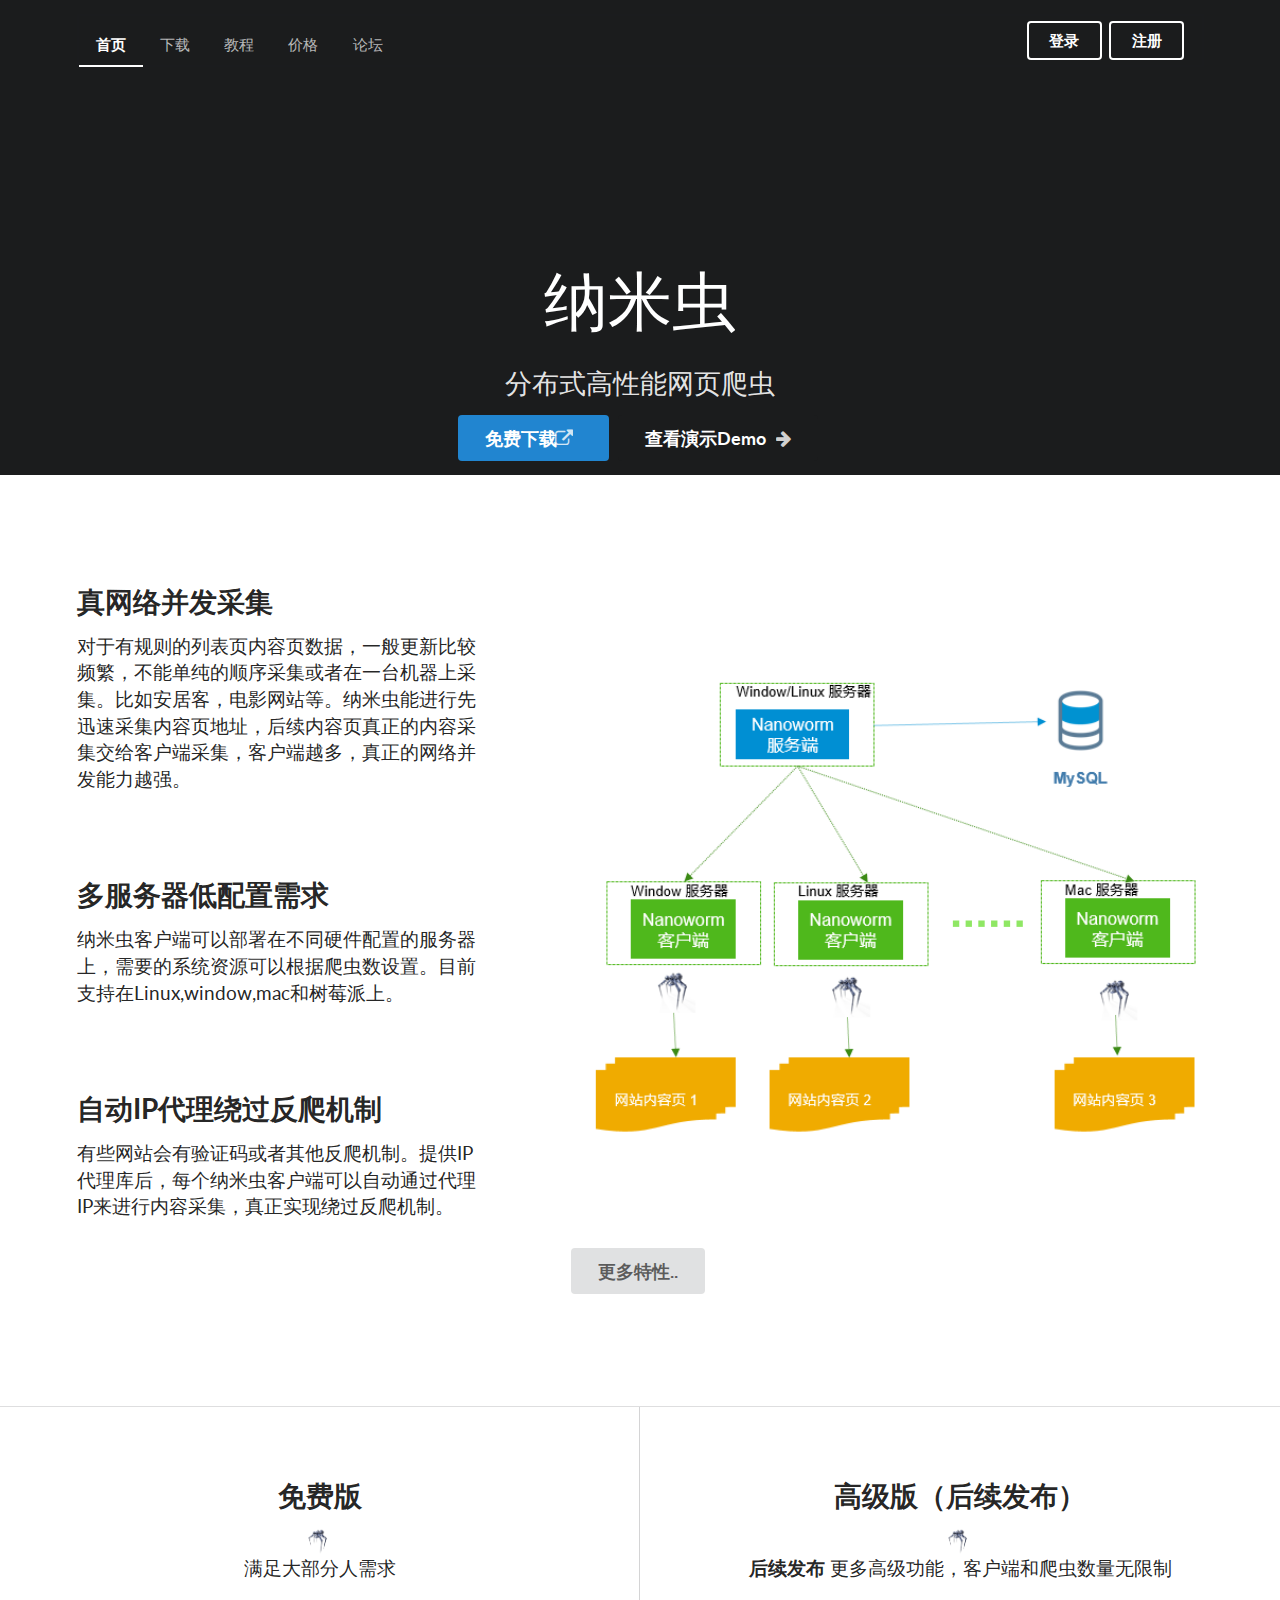
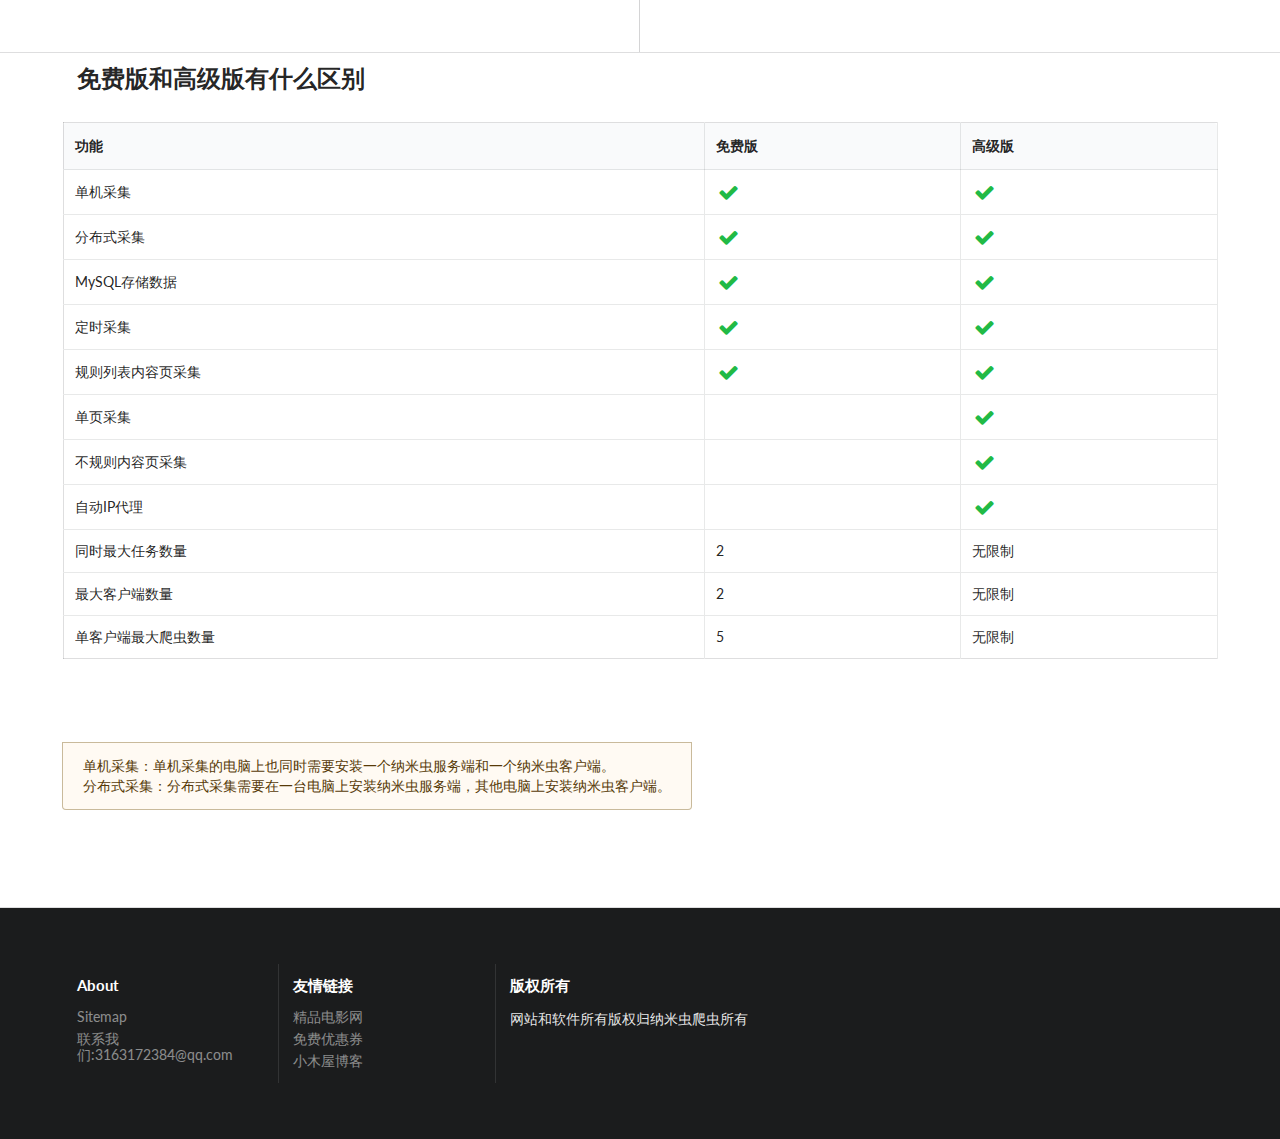
<file: src/main/webapp/index.html>
<!DOCTYPE html>
<!-- saved from url=(0046)https://semantic-ui.com/examples/homepage.html -->
<html><head><meta http-equiv="Content-Type" content="text/html; charset=UTF-8">
  <!-- Standard Meta -->
  
  <meta http-equiv="X-UA-Compatible" content="IE=edge,chrome=1">
  <meta name="viewport" content="width=device-width, initial-scale=1.0, maximum-scale=1.0">

  <!-- Site Properties -->
  <title>纳米虫</title>
  <link rel="stylesheet" type="text/css" href="css/Semantic-UI-CSS-master/semantic.min.css">
  <link rel="stylesheet" type="text/css" href="css/main.css">

<script
  src="https://code.jquery.com/jquery-3.1.1.min.js"
  integrity="sha256-hVVnYaiADRTO2PzUGmuLJr8BLUSjGIZsDYGmIJLv2b8="
  crossorigin="anonymous"></script>
<script src="css/Semantic-UI-CSS-master/semantic.min.js"></script>

  <script>

    
  $(document)
    .ready(function() {

      // fix menu when passed
      $('.masthead')
        .visibility({
          once: false,
          onBottomPassed: function() {
            $('.fixed.menu').transition('fade in');
          },
          onBottomPassedReverse: function() {
            $('.fixed.menu').transition('fade out');
          }
        })
      ;

      // create sidebar and attach to menu open
      $('.ui.sidebar')
        .sidebar('attach events', '.toc.item')
      ;

    })
  ;
  </script>
</head>
<body class="pushable">

<!-- Following Menu -->
<div class="ui large top fixed menu transition hidden">
  <div class="ui container">
    <a class="active item"  href ="./index.html">首页</a>
    <a class="item"  href ="./download.html">下载</a>
    <a class="item">教程</a>
    <a class="item">价格</a>
    <a class="item">论坛</a>
    <div class="right menu">
      <div class="item">
        <a class="ui button" href ="./login.html">登录</a>
      </div>
      <div class="item">
        <a class="ui primary button"  href ="./register.html">注册</a>
      </div>
    </div>
  </div>
</div>

<!-- Sidebar Menu -->
<div class="ui vertical inverted sidebar menu left">
  <a class="active item" href ="./index.html">首页</a>
  <a class="item"  href ="./download.html">下载</a>
  <a class="item">教程</a>
  <a class="item">价格</a>
  <a class="item">论坛</a>
  <a class="item" href ="./login.html">登录</a>
  <a class="item"  href ="./register.html">注册</a>
</div>


<!-- Page Contents -->
<div class="pusher">
  <div class="ui inverted vertical masthead center aligned segment">
    <div class="ui container">
      <div class="ui large secondary inverted pointing menu">
        <a class="toc item">
          <i class="sidebar icon"></i>
        </a>
 		  <a class="active item" href ="./index.html">首页</a>
		  <a class="item" href ="./download.html">下载</a>
 		 <a class="item">教程</a>
 		 <a class="item">价格</a>
 		 <a class="item">论坛</a>
        <div class="right item">
          <a class="ui inverted button"  href ="./login.html">登录</a>
          <a class="ui inverted button" href ="./register.html">注册</a>
        </div>
      </div>
    </div>

    <div class="ui text container">
      <h1 class="ui inverted header">
        纳米虫
      </h1>
      <h2>分布式高性能网页爬虫</h2>
      <a href ="download.html"> <div class="ui big primary button" >免费下载<i class="external icon"></i></div></a>

      <div class="ui big secondary  button">查看演示Demo<i class="right arrow icon"></i></div>
    </div>

  </div>

  <div class="ui vertical stripe segment">
    <div class="ui middle aligned stackable grid container">
      <div class="row">
        <div class="six wide column">
          <h3 class="ui header">真网络并发采集</h3>
          <p>对于有规则的列表页内容页数据，一般更新比较频繁，不能单纯的顺序采集或者在一台机器上采集。比如安居客，电影网站等。纳米虫能进行先迅速采集内容页地址，后续内容页真正的内容采集交给客户端采集，客户端越多，真正的网络并发能力越强。</p>
          <h3 class="ui header">多服务器低配置需求</h3>
          <p>纳米虫客户端可以部署在不同硬件配置的服务器上，需要的系统资源可以根据爬虫数设置。目前支持在Linux,window,mac和树莓派上。</p>
          <h3 class="ui header">自动IP代理绕过反爬机制</h3>
          <p>有些网站会有验证码或者其他反爬机制。提供IP代理库后，每个纳米虫客户端可以自动通过代理IP来进行内容采集，真正实现绕过反爬机制。</p>
        </div>
        <div class="nine wide right floated column">
          <img src="./pics/nano2.png" class="ui huge image">
        </div>
      </div>
      <div class="row">
        <div class="center aligned column">
          <a class="ui big button" href="#diff">更多特性..</a>
        </div>
      </div>
    </div>
  </div>



  
  <div class="ui vertical stripe quote segment">
    <div class="ui equal width stackable internally celled grid">
      <div class="center aligned row">
        <div class="column">
          <h3>免费版</h3>
          <img src="./pics/worm.gif" class="ui avatar image"> <p>满足大部分人需求</p>
        </div>
        <div class="column">
          <h3>高级版（后续发布）</h3>
          <img src="./pics/worm.gif" class="ui avatar image">
          <p>
            <b>后续发布</b> 更多高级功能，客户端和爬虫数量无限制
          </p>
        </div>
      </div>
    </div>
  </div>
  
  <div id="diff" class="ui middle aligned  stackable grid container">
      <div class="center aligned">
          <p> <h2>免费版和高级版有什么区别</h2></p>
        </div>
  <table class="ui celled structured table">
    <thead class="">
      <tr class="">
        <th class="">功能</th>
        <th class="">免费版</th>
        <th class="">高级版</th>
      </tr>
    </thead>
    <tbody class="">
      <tr class="">
        <td class="">单机采集</td>
        <td class="left aligned">
            <i aria-hidden="true" class="green checkmark large icon"></i>
        </td>
        <td class="left aligned">
          <i aria-hidden="true" class="green checkmark large icon"></i>
        </td>
      </tr>
      <tr class="">
        <td class="">分布式采集</td>
        <td class="left aligned">
            <i aria-hidden="true" class="green checkmark large icon"></i>
        </td>
        <td class="left aligned">
          <i aria-hidden="true" class="green checkmark large icon"></i>
      </tr>
      <tr class="">
          <td class="">MySQL存储数据</td>
          <td class="left aligned">
              <i aria-hidden="true" class="green checkmark large icon"></i>
          </td>
          <td class="left aligned">
            <i aria-hidden="true" class="green checkmark large icon"></i>
        </tr>
        <tr class="">
            <td class="">定时采集</td>
            <td class="left aligned">
                <i aria-hidden="true" class="green checkmark large icon"></i>
            </td>
            <td class="left aligned">
              <i aria-hidden="true" class="green checkmark large icon"></i>
          </tr>
          <tr class="">
              <td class="">规则列表内容页采集</td>
              <td class="left aligned">
                  <i aria-hidden="true" class="green checkmark large icon"></i>
              </td>
              <td class="left aligned">
                <i aria-hidden="true" class="green checkmark large icon"></i>
              </td>
            </tr>
            <tr class="">
                <td class="">单页采集</td>
                <td class="left aligned">
                </td>
                <td class="left aligned">
                  <i aria-hidden="true" class="green checkmark large icon"></i>
                </td>
              </tr>
           <tr class="">
                  <td class="">不规则内容页采集</td>
                  <td class="left aligned">
                  </td>
                  <td class="left aligned">
                    <i aria-hidden="true" class="green checkmark large icon"></i>
                  </td>
                </tr>
            <tr class="">
                    <td class="">自动IP代理</td>
                    <td class="left aligned">
                    </td>
                    <td class="left aligned">
                      <i aria-hidden="true" class="green checkmark large icon"></i>
                    </td>
                  </tr>
          <tr class="">
              <td class="">同时最大任务数量</td>
              <td class="left aligned">
                2
              </td>
              <td class="left aligned">
               无限制
            </tr>
          <tr class="">
              <td class="">最大客户端数量</td>
              <td class="left aligned">
                2
              </td>
              <td class="left aligned">
               无限制
            </tr>
            <tr class="">
                <td class="">单客户端最大爬虫数量</td>
                <td class="left aligned">
                  5
                </td>
                <td class="left aligned">
                 无限制
              </tr>
    </tbody>
  </table>
</div>

<div class="ui vertical stripe segment">
    <div class="ui middle aligned stackable grid container">
    <div class="ui warning bottom attached message">
        <div class="row">
        <div class="left aligned column">
         单机采集：单机采集的电脑上也同时需要安装一个纳米虫服务端和一个纳米虫客户端。
          </div>
        </div>
      <div class="left aligned column">
          分布式采集：分布式采集需要在一台电脑上安装纳米虫服务端，其他电脑上安装纳米虫客户端。
      </div>
    </div>
  </div>
</div>
  <!--div class="ui vertical stripe segment">
    <div class="ui text container">
      <h3 class="ui header">Breaking The Grid, Grabs Your Attention</h3>
      <p>Instead of focusing on content creation and hard work, we have learned how to master the art of doing nothing by providing massive amounts of whitespace and generic content that can seem massive, monolithic and worth your attention.</p>
      <a class="ui large button">Read More</a>
      <h4 class="ui horizontal header divider">
        <a href="https://semantic-ui.com/examples/homepage.html#">Case Studies</a>
      </h4>
      <h3 class="ui header">Did We Tell You About Our Bananas?</h3>
      <p>Yes I know you probably disregarded the earlier boasts as non-sequitur filler content, but its really true. It took years of gene splicing and combinatory DNA research, but our bananas can really dance.</p>
      <a class="ui large button">I'm Still Quite Interested</a>
    </div>
  </div-->


  <div class="ui inverted vertical footer segment">
    <div class="ui container">
      <div class="ui stackable inverted divided equal height stackable grid">
        <div class="three wide column">
          <h4 class="ui inverted header">About</h4>
          <div class="ui inverted link list">
            <a href="http://nanoworm.jpmovie.cn" class="item">Sitemap</a>
            <a href="Mailto:3163172384@qq.com" class="item">联系我们:3163172384@qq.com</a>
          </div>
        </div>
        <div class="three wide column">
          <h4 class="ui inverted header">友情链接</h4>
          <div class="ui inverted link list">
            <a href="http://www.jpmovie.cn" class="item">精品电影网</a>
            <a href="http://www.jpmovie.cn/quan" class="item">免费优惠券</a>
            <a href="http://blog.jpmovie.cn" class="item">小木屋博客</a>
          </div>
        </div>
        <div class="seven wide column">
          <h4 class="ui inverted header">版权所有</h4>
          <p>网站和软件所有版权归纳米虫爬虫所有</p>
        </div>
      </div>
    </div>
  </div>
</div>


</body></html>
</file>
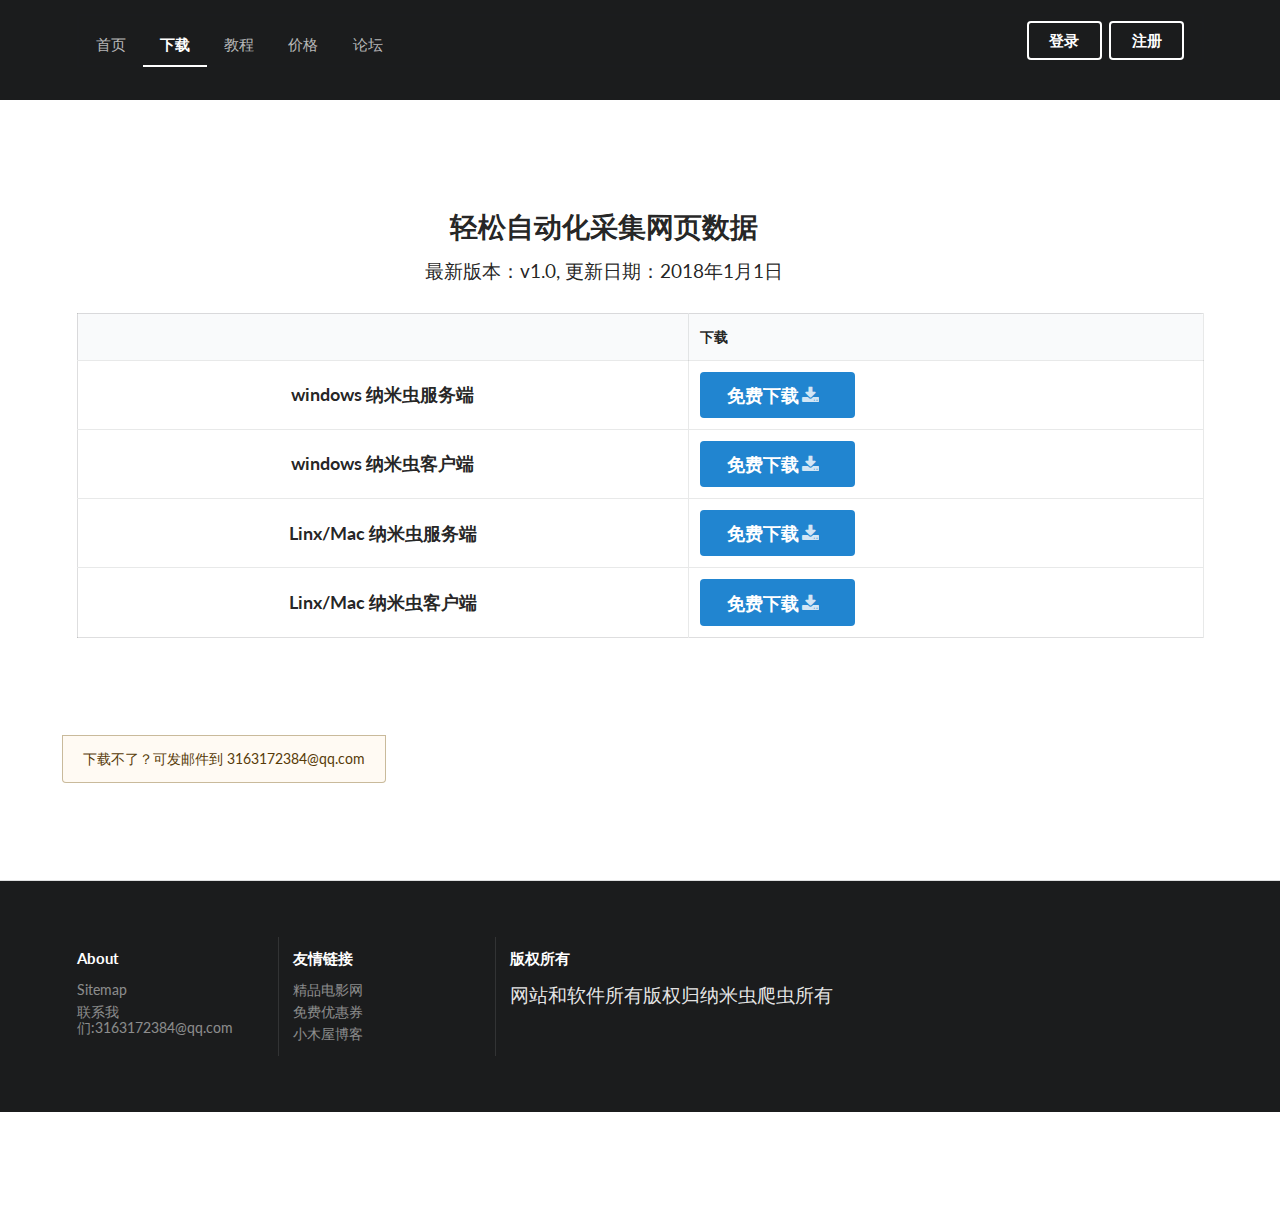
<file: src/main/webapp/download.html>
<!DOCTYPE html>
<!-- saved from url=(0046)https://semantic-ui.com/examples/homepage.html -->
<html><head><meta http-equiv="Content-Type" content="text/html; charset=UTF-8">
  <!-- Standard Meta -->
  
  <meta http-equiv="X-UA-Compatible" content="IE=edge,chrome=1">
  <meta name="viewport" content="width=device-width, initial-scale=1.0, maximum-scale=1.0">

  <!-- Site Properties -->

  <title>纳米虫</title>
  <link rel="stylesheet" type="text/css" href="css/Semantic-UI-CSS-master/semantic.min.css">
  <link rel="stylesheet" type="text/css" href="css/main.css">

<script
  src="https://code.jquery.com/jquery-3.1.1.min.js"
  integrity="sha256-hVVnYaiADRTO2PzUGmuLJr8BLUSjGIZsDYGmIJLv2b8="
  crossorigin="anonymous"></script>
<script src="css/Semantic-UI-CSS-master/semantic.min.js"></script>

  <script>
  $(document)
    .ready(function() {

      // fix menu when passed
      $('.masthead')
        .visibility({
          once: false,
          onBottomPassed: function() {
            $('.fixed.menu').transition('fade in');
          },
          onBottomPassedReverse: function() {
            $('.fixed.menu').transition('fade out');
          }
        })
      ;

      // create sidebar and attach to menu open
      $('.ui.sidebar')
        .sidebar('attach events', '.toc.item')
      ;

    })
  ;
  </script>
  
</head>
<body class="pushable">


<!-- Following Menu -->
<div class="ui large top fixed menu transition hidden">
    <div class="ui container">
      <a class="item"  href ="./index.html">首页</a>
      <a class="item active"  href ="./download.html">下载</a>
      <a class="item">教程</a>
      <a class="item">价格</a>
      <a class="item">论坛</a>
      <div class="right menu">
        <div class="item">
          <a class="ui button" href ="./login.html">登录</a>
        </div>
        <div class="item">
          <a class="ui primary button"  href ="./register.html">注册</a>
        </div>
      </div>
    </div>
  </div>
  
  <!-- Sidebar Menu -->
  <div class="ui vertical inverted sidebar menu left">
      <a class="item" href ="./index.html">首页</a>
      <a class="item active"  href ="./download.html">下载</a>
      <a class="item">教程</a>
      <a class="item">价格</a>
      <a class="item">论坛</a>
      <a class="item" href ="./login.html">登录</a>
      <a class="item"  href ="./register.html">注册</a>
    </div>
  

<!-- Page Contents -->
<div class="pusher">
    <div class="ui inverted vertical masthead center aligned segment">

        <div class="ui container">
          <div class="ui large secondary inverted pointing menu">
            <a class="toc item">
              <i class="sidebar icon"></i>
            </a>
           <a class="item" href ="./index.html">首页</a>
          <a class="item active" href ="./download.html">下载</a>
          <a class="item">教程</a>
          <a class="item">价格</a>
          <a class="item">论坛</a>
            <div class="right item">
              <a class="ui inverted button" href ="./login.html">登录</a>
              <a class="ui inverted button"  href ="./register.html">注册</a>
            </div>
          </div>
        </div>
      </div>

<!-- download version -->

  <div class="ui vertical stripe segment">
    <div class="ui middle aligned stackable grid container">
      <div class="row center aligned">
        <div class="fifteen wide column center aligned">
          <h3 class="ui header">轻松自动化采集网页数据</h3>
          <p>最新版本：v1.0,  更新日期：2018年1月1日</p>
        </div>

      </div>

      <div class="row">
        <div class="center aligned column">

             <table class="ui celled structured table">
                <thead class="">
                  <tr class="">
                    <th class=""></th>
                    <th class="">下载</th>
                  </tr>
                </thead>
                <tbody class="">
                  <tr class="">
                    <td class="ui center aligned header">windows 纳米虫服务端</td>
                    <td class="left aligned">
                        <a href ="download.html"> <div class="ui big primary button" >免费下载 <i class="download icon"></i></div></a>
                      </td>
                  </tr>
                  <tr class="">
                    <td class="ui center aligned header">windows 纳米虫客户端</td>
                    <td class="left aligned">
                        <a href ="download.html"> <div class="ui big primary button" >免费下载 <i class="download icon"></i></div></a>
                      </td>
                  </tr>
                  <tr class="">
                      <td class="ui center aligned header">Linx/Mac 纳米虫服务端</td>
                      <td class="left aligned">
                          <a href ="download.html"> <div class="ui big primary button" >免费下载 <i class="download icon"></i></div></a>
                        </td>
                    </tr>
                    <tr class="">
                        <td class="ui center aligned header">Linx/Mac 纳米虫客户端</td>
                        <td class="left aligned">
                            <a href ="download.html"> <div class="ui big primary button" >免费下载 <i class="download icon"></i></div></a>
                          </td>
                      </tr>
                </tbody>
              </table>

        </div>
      </div>
    </div>
    <div class="ui vertical stripe segment">
        <div class="ui middle aligned stackable grid container">
        <div class="ui warning bottom attached message">
            <div class="row">
            <div class="left aligned column">
             下载不了？可发邮件到 3163172384@qq.com
              </div>
            </div>
        </div>
      </div>
  </div>




  <div class="ui inverted vertical footer segment">
    <div class="ui container">
      <div class="ui stackable inverted divided equal height stackable grid">
        <div class="three wide column">
          <h4 class="ui inverted header">About</h4>
          <div class="ui inverted link list">
            <a href="http://nanoworm.jpmovie.cn" class="item">Sitemap</a>
            <a href="Mailto:3163172384@qq.com" class="item">联系我们:3163172384@qq.com</a>
          </div>
        </div>
        <div class="three wide column">
          <h4 class="ui inverted header">友情链接</h4>
          <div class="ui inverted link list">
            <a href="http://www.jpmovie.cn" class="item">精品电影网</a>
            <a href="http://www.jpmovie.cn/quan" class="item">免费优惠券</a>
            <a href="http://blog.jpmovie.cn" class="item">小木屋博客</a>
          </div>
        </div>
        <div class="seven wide column">
          <h4 class="ui inverted header">版权所有</h4>
          <p>网站和软件所有版权归纳米虫爬虫所有</p>
        </div>
      </div>
    </div>
  </div>
</div>


</body></html>
</file>
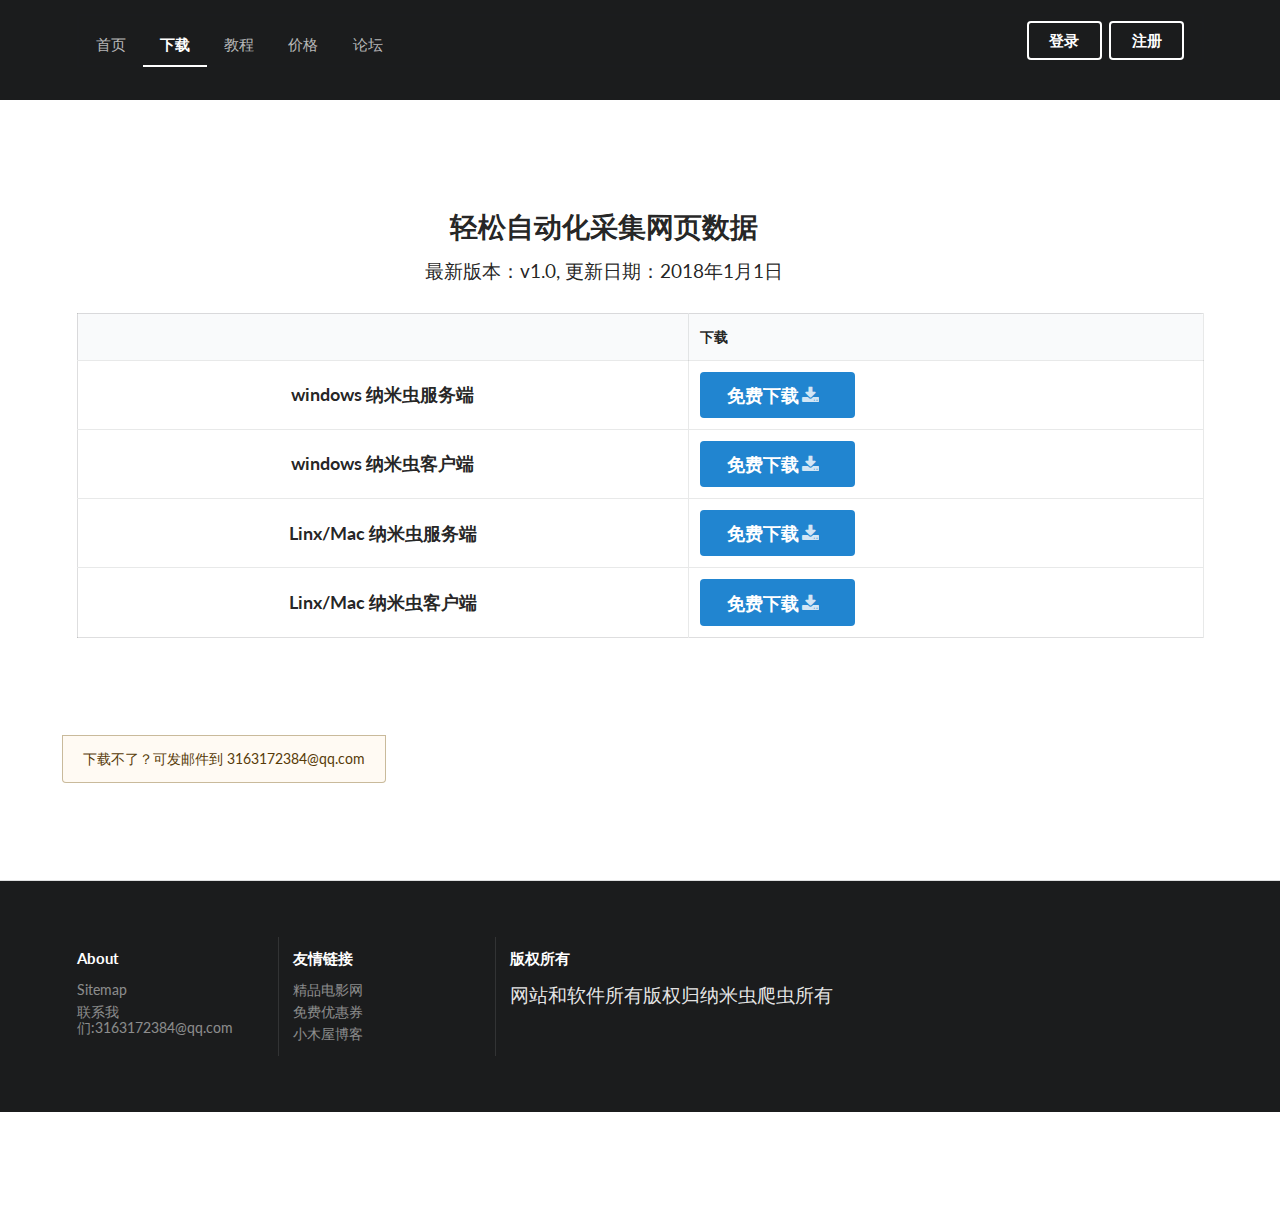
<file: src/main/webapp/jiaochen.html>
<!DOCTYPE html>
<!-- saved from url=(0046)https://semantic-ui.com/examples/homepage.html -->
<html><head><meta http-equiv="Content-Type" content="text/html; charset=UTF-8">
  <!-- Standard Meta -->
  
  <meta http-equiv="X-UA-Compatible" content="IE=edge,chrome=1">
  <meta name="viewport" content="width=device-width, initial-scale=1.0, maximum-scale=1.0">

  <!-- Site Properties -->

  <title>纳米虫</title>
  <link rel="stylesheet" type="text/css" href="css/Semantic-UI-CSS-master/semantic.min.css">
  <link rel="stylesheet" type="text/css" href="css/main.css">

<script
  src="https://code.jquery.com/jquery-3.1.1.min.js"
  integrity="sha256-hVVnYaiADRTO2PzUGmuLJr8BLUSjGIZsDYGmIJLv2b8="
  crossorigin="anonymous"></script>
<script src="css/Semantic-UI-CSS-master/semantic.min.js"></script>

  <script>
  $(document)
    .ready(function() {

      // fix menu when passed
      $('.masthead')
        .visibility({
          once: false,
          onBottomPassed: function() {
            $('.fixed.menu').transition('fade in');
          },
          onBottomPassedReverse: function() {
            $('.fixed.menu').transition('fade out');
          }
        })
      ;

      // create sidebar and attach to menu open
      $('.ui.sidebar')
        .sidebar('attach events', '.toc.item')
      ;

    })
  ;
  </script>
  
</head>
<body class="pushable">


<!-- Following Menu -->
<div class="ui large top fixed menu transition hidden">
    <div class="ui container">
      <a class="item"  href ="./index.html">首页</a>
      <a class="item active"  href ="./download.html">下载</a>
      <a class="item">教程</a>
      <a class="item">价格</a>
      <a class="item">论坛</a>
      <div class="right menu">
        <div class="item">
          <a class="ui button">登录</a>
        </div>
        <div class="item">
          <a class="ui primary button">注册</a>
        </div>
      </div>
    </div>
  </div>
  
  <!-- Sidebar Menu -->
  <div class="ui vertical inverted sidebar menu left">
      <a class="item" href ="./index.html">首页</a>
      <a class="item active"  href ="./download.html">下载</a>
      <a class="item">教程</a>
      <a class="item">价格</a>
      <a class="item">论坛</a>
      <a class="item">登录</a>
      <a class="item">注册</a>
    </div>
  

<!-- Page Contents -->
<div class="pusher">
    <div class="ui inverted vertical masthead center aligned segment">

        <div class="ui container">
          <div class="ui large secondary inverted pointing menu">
            <a class="toc item">
              <i class="sidebar icon"></i>
            </a>
           <a class="item" href ="./index.html">首页</a>
          <a class="item active" href ="./download.html">下载</a>
          <a class="item">教程</a>
          <a class="item">价格</a>
          <a class="item">论坛</a>
            <div class="right item">
              <a class="ui inverted button">登录</a>
              <a class="ui inverted button">注册</a>
            </div>
          </div>
        </div>
      </div>

<!-- download version -->

  <div class="ui vertical stripe segment">
    <div class="ui middle aligned stackable grid container">
      <div class="row center aligned">
        <div class="fifteen wide column center aligned">
          <h3 class="ui header">轻松自动化采集网页数据</h3>
          <p>最新版本：v1.0,  更新日期：2018年1月1日</p>
        </div>

      </div>

      <div class="row">
        <div class="center aligned column">

             <table class="ui celled structured table">
                <thead class="">
                  <tr class="">
                    <th class=""></th>
                    <th class="">下载</th>
                  </tr>
                </thead>
                <tbody class="">
                  <tr class="">
                    <td class="ui center aligned header">windows 纳米虫服务端</td>
                    <td class="left aligned">
                        <a href ="download.html"> <div class="ui big primary button" >免费下载 <i class="download icon"></i></div></a>
                      </td>
                  </tr>
                  <tr class="">
                    <td class="ui center aligned header">windows 纳米虫客户端</td>
                    <td class="left aligned">
                        <a href ="download.html"> <div class="ui big primary button" >免费下载 <i class="download icon"></i></div></a>
                      </td>
                  </tr>
                  <tr class="">
                      <td class="ui center aligned header">Linx/Mac 纳米虫服务端</td>
                      <td class="left aligned">
                          <a href ="download.html"> <div class="ui big primary button" >免费下载 <i class="download icon"></i></div></a>
                        </td>
                    </tr>
                    <tr class="">
                        <td class="ui center aligned header">Linx/Mac 纳米虫客户端</td>
                        <td class="left aligned">
                            <a href ="download.html"> <div class="ui big primary button" >免费下载 <i class="download icon"></i></div></a>
                          </td>
                      </tr>
                </tbody>
              </table>

        </div>
      </div>
    </div>
    <div class="ui vertical stripe segment">
        <div class="ui middle aligned stackable grid container">
        <div class="ui warning bottom attached message">
            <div class="row">
            <div class="left aligned column">
             下载不了？可发邮件到 3163172384@qq.com
              </div>
            </div>
        </div>
      </div>
  </div>




  <div class="ui inverted vertical footer segment">
    <div class="ui container">
      <div class="ui stackable inverted divided equal height stackable grid">
        <div class="three wide column">
          <h4 class="ui inverted header">About</h4>
          <div class="ui inverted link list">
            <a href="http://nanoworm.jpmovie.cn" class="item">Sitemap</a>
            <a href="Mailto:3163172384@qq.com" class="item">联系我们:3163172384@qq.com</a>
          </div>
        </div>
        <div class="three wide column">
          <h4 class="ui inverted header">友情链接</h4>
          <div class="ui inverted link list">
            <a href="http://www.jpmovie.cn" class="item">精品电影网</a>
            <a href="http://www.jpmovie.cn/quan" class="item">免费优惠券</a>
            <a href="http://blog.jpmovie.cn" class="item">小木屋博客</a>
          </div>
        </div>
        <div class="seven wide column">
          <h4 class="ui inverted header">版权所有</h4>
          <p>网站和软件所有版权归纳米虫爬虫所有</p>
        </div>
      </div>
    </div>
  </div>
</div>


</body></html>
</file>
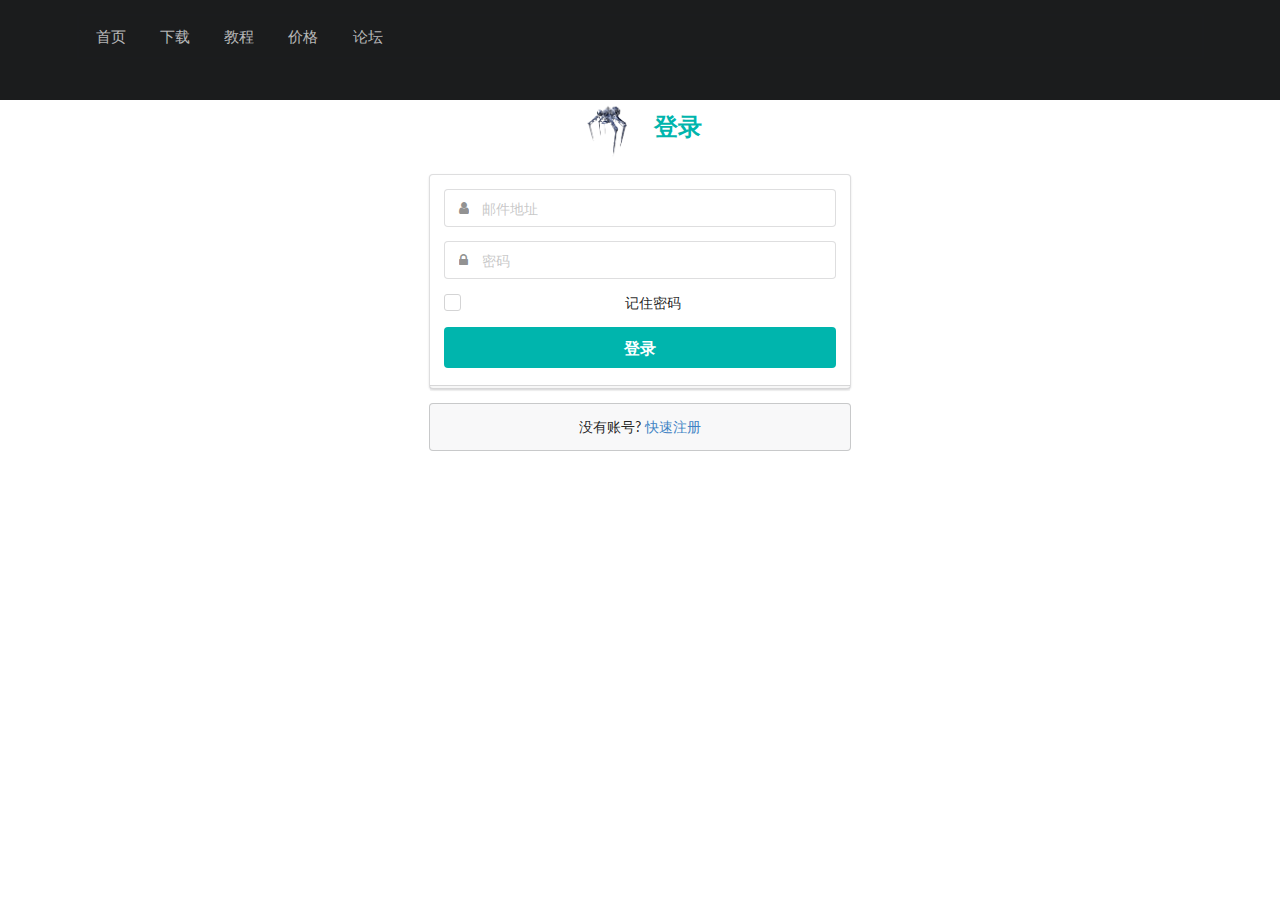
<file: src/main/webapp/login.html>
<!DOCTYPE html>
<!-- saved from url=(0046)https://semantic-ui.com/examples/homepage.html -->
<html><head><meta http-equiv="Content-Type" content="text/html; charset=UTF-8">
  <!-- Standard Meta -->
  
  <meta http-equiv="X-UA-Compatible" content="IE=edge,chrome=1">
  <meta name="viewport" content="width=device-width, initial-scale=1.0, maximum-scale=1.0">

  <!-- Site Properties -->

  <title>纳米虫</title>
  <link rel="stylesheet" type="text/css" href="css/Semantic-UI-CSS-master/semantic.min.css">
  <link rel="stylesheet" type="text/css" href="css/main.css">

<script
  src="https://code.jquery.com/jquery-3.1.1.min.js"
  integrity="sha256-hVVnYaiADRTO2PzUGmuLJr8BLUSjGIZsDYGmIJLv2b8="
  crossorigin="anonymous"></script>
<script src="css/Semantic-UI-CSS-master/semantic.min.js"></script>

  <script>
  $(document)
    .ready(function() {

      // fix menu when passed
      $('.masthead')
        .visibility({
          once: false,
          onBottomPassed: function() {
            $('.fixed.menu').transition('fade in');
          },
          onBottomPassedReverse: function() {
            $('.fixed.menu').transition('fade out');
          }
        })
      ;

      // create sidebar and attach to menu open
      $('.ui.sidebar')
        .sidebar('attach events', '.toc.item')
      ;

    })
  ;
  </script>
  
</head>
<body class="pushable">


<!-- Following Menu -->
<div class="ui large top fixed menu transition hidden">
    <div class="ui container">
      <a class="item"  href ="./index.html">首页</a>
      <a class="item"  href ="./download.html">下载</a>
      <a class="item">教程</a>
      <a class="item">价格</a>
      <a class="item">论坛</a>
    </div>
  </div>
  
  <!-- Sidebar Menu -->
  <div class="ui vertical inverted sidebar menu left">
      <a class="item" href ="./index.html">首页</a>
      <a class="item"  href ="./download.html">下载</a>
      <a class="item">教程</a>
      <a class="item">价格</a>
      <a class="item">论坛</a>
    </div>
  

<!-- Page Contents -->
<div class="pusher">
    <div class="ui inverted vertical masthead center aligned segment">

        <div class="ui container">
          <div class="ui large secondary inverted pointing menu">
            <a class="toc item">
              <i class="sidebar icon"></i>
            </a>
           <a class="item" href ="./index.html">首页</a>
          <a class="item" href ="./download.html">下载</a>
          <a class="item">教程</a>
          <a class="item">价格</a>
          <a class="item">论坛</a>
          </div>
        </div>
      </div>

      <div class="ui center aligned middle aligned grid" style="height: 100%;">
        <div class="column" style="max-width: 450px;">
          <h2 class="ui teal center aligned header">
            <img src="pics/worm.gif" class="ui image"> 登录</h2>
            <form class="ui large form">
              <div class="ui stacked segment">
                <div class="field">
                  <div class="ui fluid left icon input">
                    <input type="text" placeholder="邮件地址">
                    <i aria-hidden="true" class="user icon"></i>
                  </div></div>
                  <div class="field">
                    <div class="ui fluid left icon input">
                      <input type="password" placeholder="密码">
                      <i aria-hidden="true" class="lock icon"></i>
                    </div>
                  </div>
                  <div class="field">
                      <div class="ui checkbox  left input">
                        <input id="remember" type="checkbox">
                        <label for="remember">记住密码 </label>
                      </div>
                    </div>

                    <button class="ui teal large fluid button" role="button">登录</button>
                  </div>
                </form>
                  <div class="ui message">没有账号? <a href="register.html">快速注册</a>
                  </div>
                </div>
                
              </div> 
</div>



</body></html>
</file>
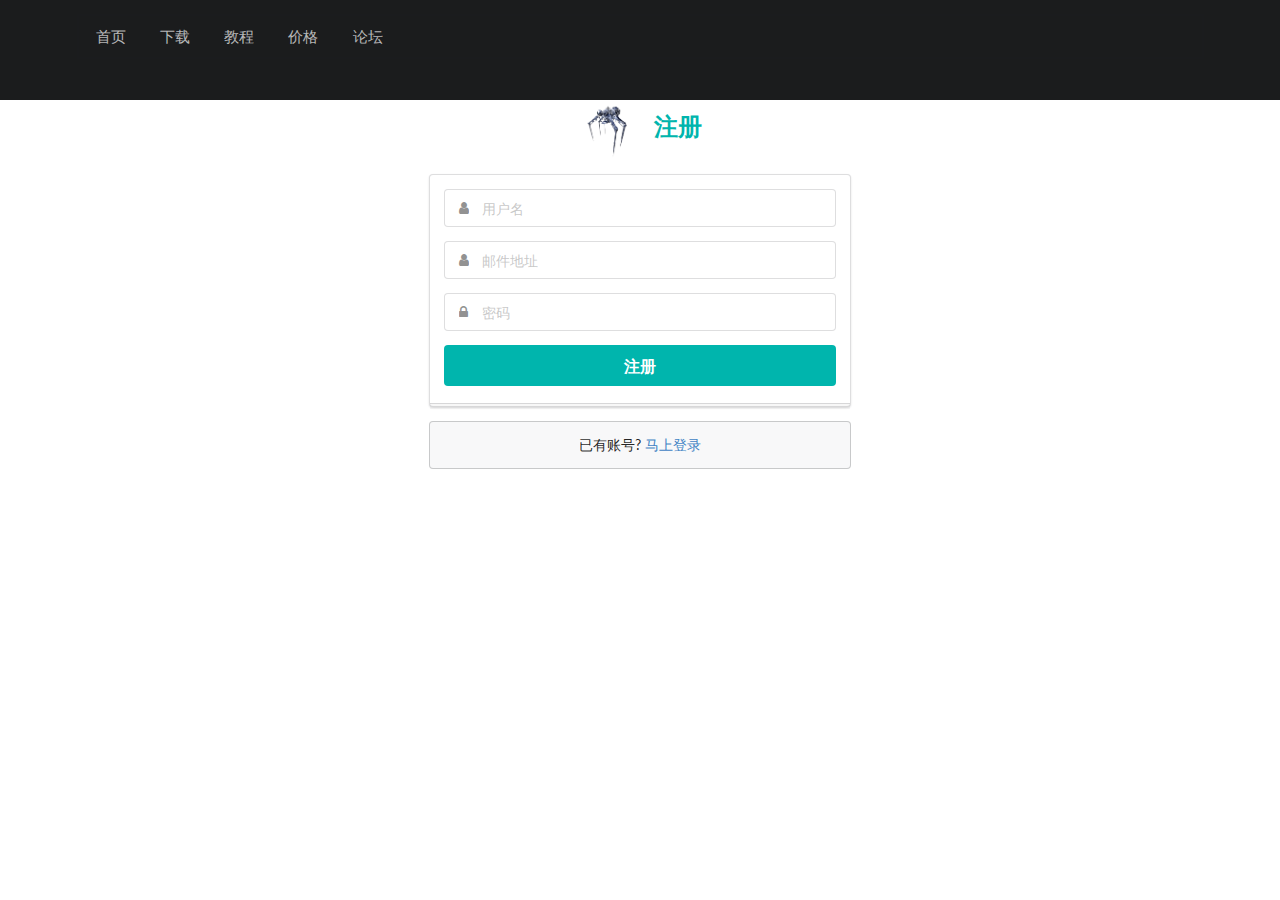
<file: src/main/webapp/register.html>
<!DOCTYPE html>
<!-- saved from url=(0046)https://semantic-ui.com/examples/homepage.html -->
<html><head><meta http-equiv="Content-Type" content="text/html; charset=UTF-8">
  <!-- Standard Meta -->
  
  <meta http-equiv="X-UA-Compatible" content="IE=edge,chrome=1">
  <meta name="viewport" content="width=device-width, initial-scale=1.0, maximum-scale=1.0">

  <!-- Site Properties -->

  <title>纳米虫</title>
  <link rel="stylesheet" type="text/css" href="css/Semantic-UI-CSS-master/semantic.min.css">
  <link rel="stylesheet" type="text/css" href="css/main.css">

<script
  src="https://code.jquery.com/jquery-3.1.1.min.js"
  integrity="sha256-hVVnYaiADRTO2PzUGmuLJr8BLUSjGIZsDYGmIJLv2b8="
  crossorigin="anonymous"></script>
<script src="css/Semantic-UI-CSS-master/semantic.min.js"></script>

  <script>
  $(document)
    .ready(function() {

      // fix menu when passed
      $('.masthead')
        .visibility({
          once: false,
          onBottomPassed: function() {
            $('.fixed.menu').transition('fade in');
          },
          onBottomPassedReverse: function() {
            $('.fixed.menu').transition('fade out');
          }
        })
      ;

      // create sidebar and attach to menu open
      $('.ui.sidebar')
        .sidebar('attach events', '.toc.item')
      ;

    })
  ;
  </script>
  
</head>
<body class="pushable">


<!-- Following Menu -->
<div class="ui large top fixed menu transition hidden">
    <div class="ui container">
      <a class="item"  href ="./index.html">首页</a>
      <a class="item"  href ="./download.html">下载</a>
      <a class="item">教程</a>
      <a class="item">价格</a>
      <a class="item">论坛</a>
      <div class="right menu">
      </div>
    </div>
  </div>
  
  <!-- Sidebar Menu -->
  <div class="ui vertical inverted sidebar menu left">
      <a class="item" href ="./index.html">首页</a>
      <a class="item"  href ="./download.html">下载</a>
      <a class="item">教程</a>
      <a class="item">价格</a>
      <a class="item">论坛</a>
    </div>
  

<!-- Page Contents -->
<div class="pusher">
    <div class="ui inverted vertical masthead center aligned segment">

        <div class="ui container">
          <div class="ui large secondary inverted pointing menu">
            <a class="toc item">
              <i class="sidebar icon"></i>
            </a>
           <a class="item" href ="./index.html">首页</a>
          <a class="item" href ="./download.html">下载</a>
          <a class="item">教程</a>
          <a class="item">价格</a>
          <a class="item">论坛</a>
          </div>
        </div>
      </div>

      <div class="ui center aligned middle aligned grid" style="height: 100%;">
        <div class="column" style="max-width: 450px;">
          <h2 class="ui teal center aligned header">
            <img src="pics/worm.gif" class="ui image"> 注册</h2>
            <form class="ui large form">
              <div class="ui stacked segment">
                  <div class="field">
                      <div class="ui fluid left icon input">
                        <input type="text" placeholder="用户名">
                        <i aria-hidden="true" class="user icon"></i>
                      </div>
                    </div>
                <div class="field">
                  <div class="ui fluid left icon input">
                    <input type="text" placeholder="邮件地址">
                    <i aria-hidden="true" class="user icon"></i>
                  </div>
                </div>
                  <div class="field">
                    <div class="ui fluid left icon input">
                      <input type="password" placeholder="密码">
                      <i aria-hidden="true" class="lock icon"></i>
                    </div>
                  </div>
                    <button class="ui teal large fluid button" role="button">注册</button>
                  </div>
                </form>
                  <div class="ui message">已有账号? <a href="login.html">马上登录</a>
                  </div>
                </div>
                
              </div> 
</div>



</body></html>
</file>
<file: src/main/webapp/css/main.css>
.hidden.menu {
    display: none;
  }

  .masthead.segment {
    min-height: 100px;
    padding: 1em 0em;
  }
  .masthead .logo.item img {
    margin-right: 1em;
  }
  .masthead .ui.menu .ui.button {
    margin-left: 0.5em;
  }
  .masthead h1.ui.header {
    margin-top: 3em;
    margin-bottom: 0em;
    font-size: 4em;
    font-weight: normal;
  }
  .masthead h2 {
    font-size: 1.7em;
    font-weight: normal;
  }

  .ui.vertical.stripe {
    padding: 8em 0em;
  }
  .ui.vertical.stripe h3 {
    font-size: 2em;
  }
  .ui.vertical.stripe .button + h3,
  .ui.vertical.stripe p + h3 {
    margin-top: 3em;
  }
  .ui.vertical.stripe .floated.image {
    clear: both;
  }
  .ui.vertical.stripe p {
    font-size: 1.33em;
  }
  .ui.vertical.stripe .horizontal.divider {
    margin: 3em 0em;
  }

  .quote.stripe.segment {
    padding: 0em;
  }
  .quote.stripe.segment .grid .column {
    padding-top: 5em;
    padding-bottom: 5em;
  }

  .footer.segment {
    padding: 5em 0em;
  }

  .secondary.pointing.menu .toc.item {
    display: none;
  }

  @media only screen and (max-width: 700px) {
    .ui.fixed.menu {
      display: none !important;
    }
    .secondary.pointing.menu .item,
    .secondary.pointing.menu .menu {
      display: none;
    }
    .secondary.pointing.menu .toc.item {
      display: block;
    }
    .masthead.segment {
      min-height: 350px;
    }
    .masthead h1.ui.header {
      font-size: 2em;
      margin-top: 1.5em;
    }
    .masthead h2 {
      margin-top: 0.5em;
      font-size: 1.5em;
    }
  }
</file>
